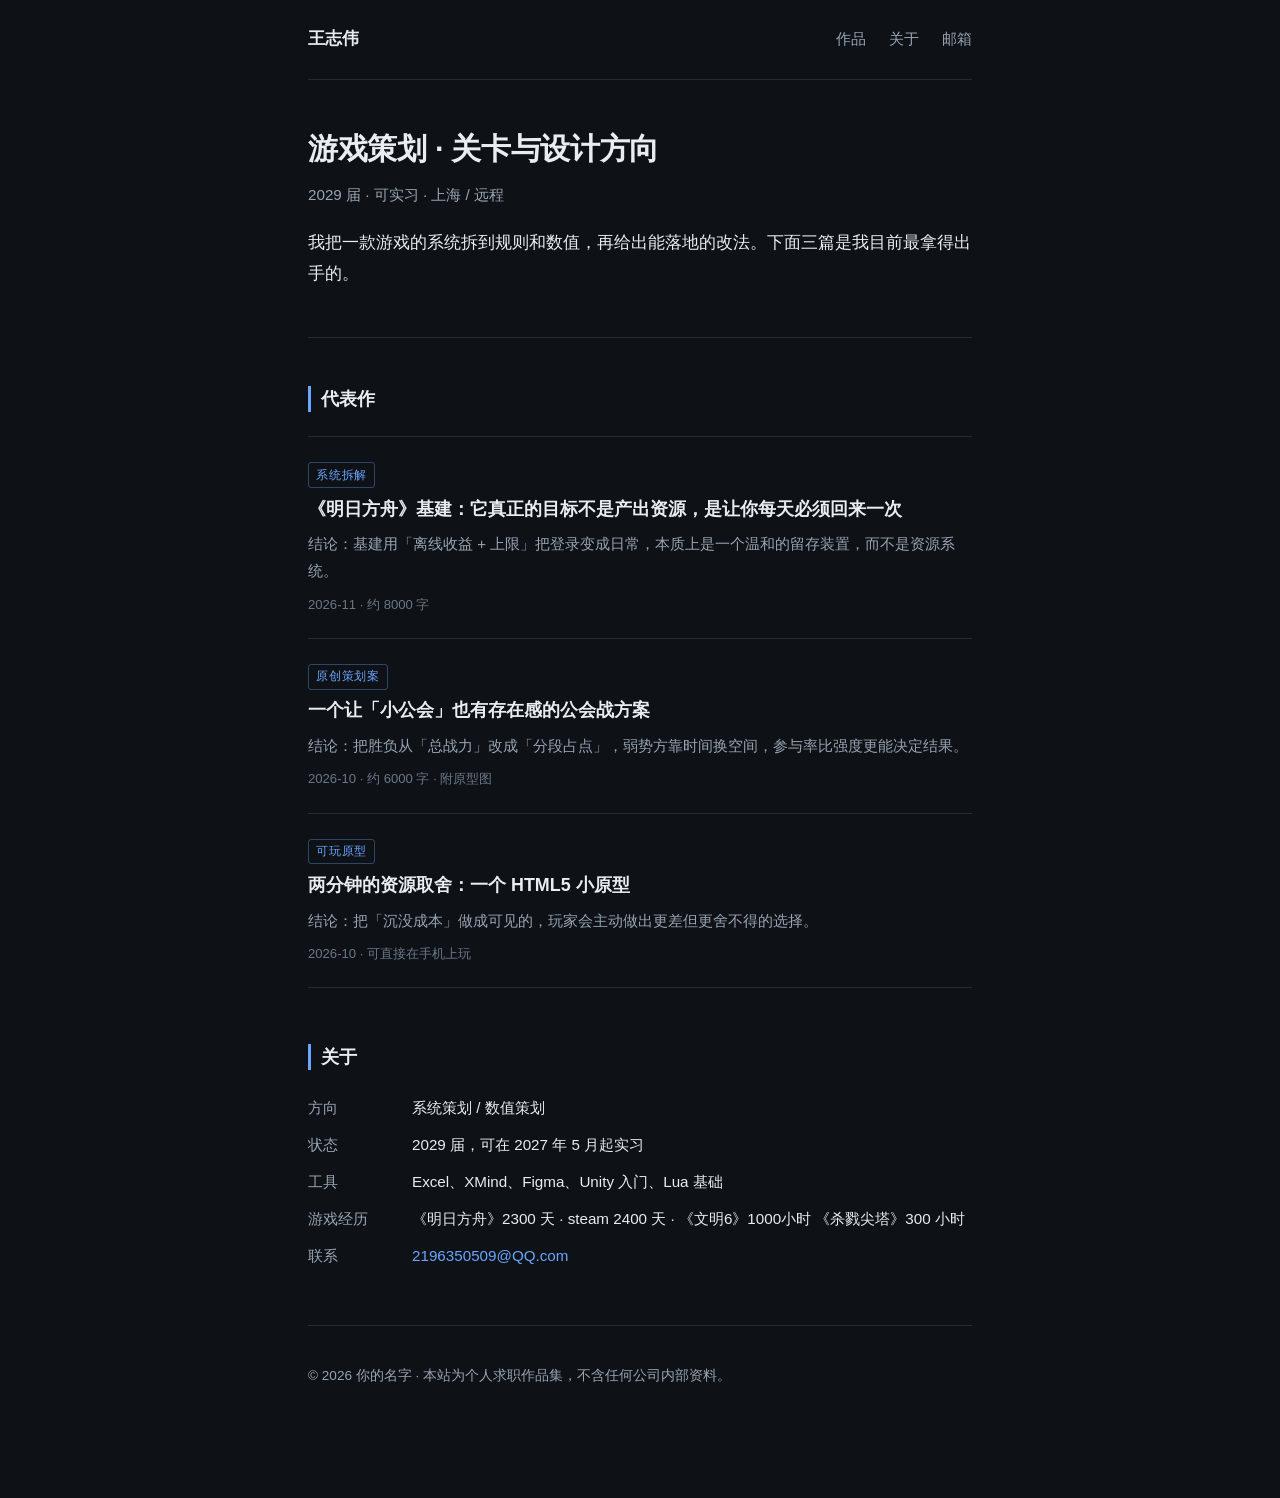
<file: index.html>
<!doctype html>
<html lang="zh-CN">
<head>
<meta charset="utf-8">
<meta name="viewport" content="width=device-width,initial-scale=1">
<title>王志伟｜游戏策划拆解案与作品集</title>
<meta name="description" content="游戏策划求职作品集：系统拆解、原创策划案、可玩原型。">
<meta property="og:title" content="王志伟｜游戏策划拆解案与作品集">
<meta property="og:description" content="系统拆解 · 原创策划案 · 可玩原型">
<link rel="stylesheet" href="style.css">
</head>
<body>

<header class="site">
  <a class="logo" href="index.html">王志伟</a>
  <nav>
    <a href="#works">作品</a>
    <a href="#about">关于</a>
    <a href="mailto:you@example.com">邮箱</a>
  </nav>
</header>

<main>

  <div class="hero">
    <h1>游戏策划 · 关卡与设计方向</h1>
    <p class="lede">2029 届 · 可实习 · 上海 / 远程</p>
    <p>我把一款游戏的系统拆到规则和数值，再给出能落地的改法。下面三篇是我目前最拿得出手的。</p>
  </div>

  <section id="works">
    <h2>代表作</h2>

    <a class="card" href="work-1.html">
      <span class="tag">系统拆解</span>
      <h3>《明日方舟》基建：它真正的目标不是产出资源，是让你每天必须回来一次</h3>
      <p>结论：基建用「离线收益 + 上限」把登录变成日常，本质上是一个温和的留存装置，而不是资源系统。</p>
      <p class="meta">2026-11 · 约 8000 字</p>
    </a>

    <a class="card" href="work-2.html">
      <span class="tag">原创策划案</span>
      <h3>一个让「小公会」也有存在感的公会战方案</h3>
      <p>结论：把胜负从「总战力」改成「分段占点」，弱势方靠时间换空间，参与率比强度更能决定结果。</p>
      <p class="meta">2026-10 · 约 6000 字 · 附原型图</p>
    </a>

    <a class="card" href="work-3.html">
      <span class="tag">可玩原型</span>
      <h3>两分钟的资源取舍：一个 HTML5 小原型</h3>
      <p>结论：把「沉没成本」做成可见的，玩家会主动做出更差但更舍不得的选择。</p>
      <p class="meta">2026-10 · 可直接在手机上玩</p>
    </a>
  </section>

  <section id="about" class="about">
    <h2>关于</h2>
    <dl>
      <dt>方向</dt><dd>系统策划 / 数值策划</dd>
      <dt>状态</dt><dd>2029 届，可在 2027 年 5 月起实习</dd>
      <dt>工具</dt><dd>Excel、XMind、Figma、Unity 入门、Lua 基础</dd>
      <dt>游戏经历</dt><dd>《明日方舟》2300 天 · steam 2400 天 · 《文明6》1000小时 《杀戮尖塔》300 小时</dd>
      <dt>联系</dt><dd><a href="2196350509@QQ.com">2196350509@QQ.com</a></dd>
    </dl>
  </section>

</main>

<footer>
  <p>© 2026 你的名字 · 本站为个人求职作品集，不含任何公司内部资料。</p>
</footer>

</body>
</html>
</file>
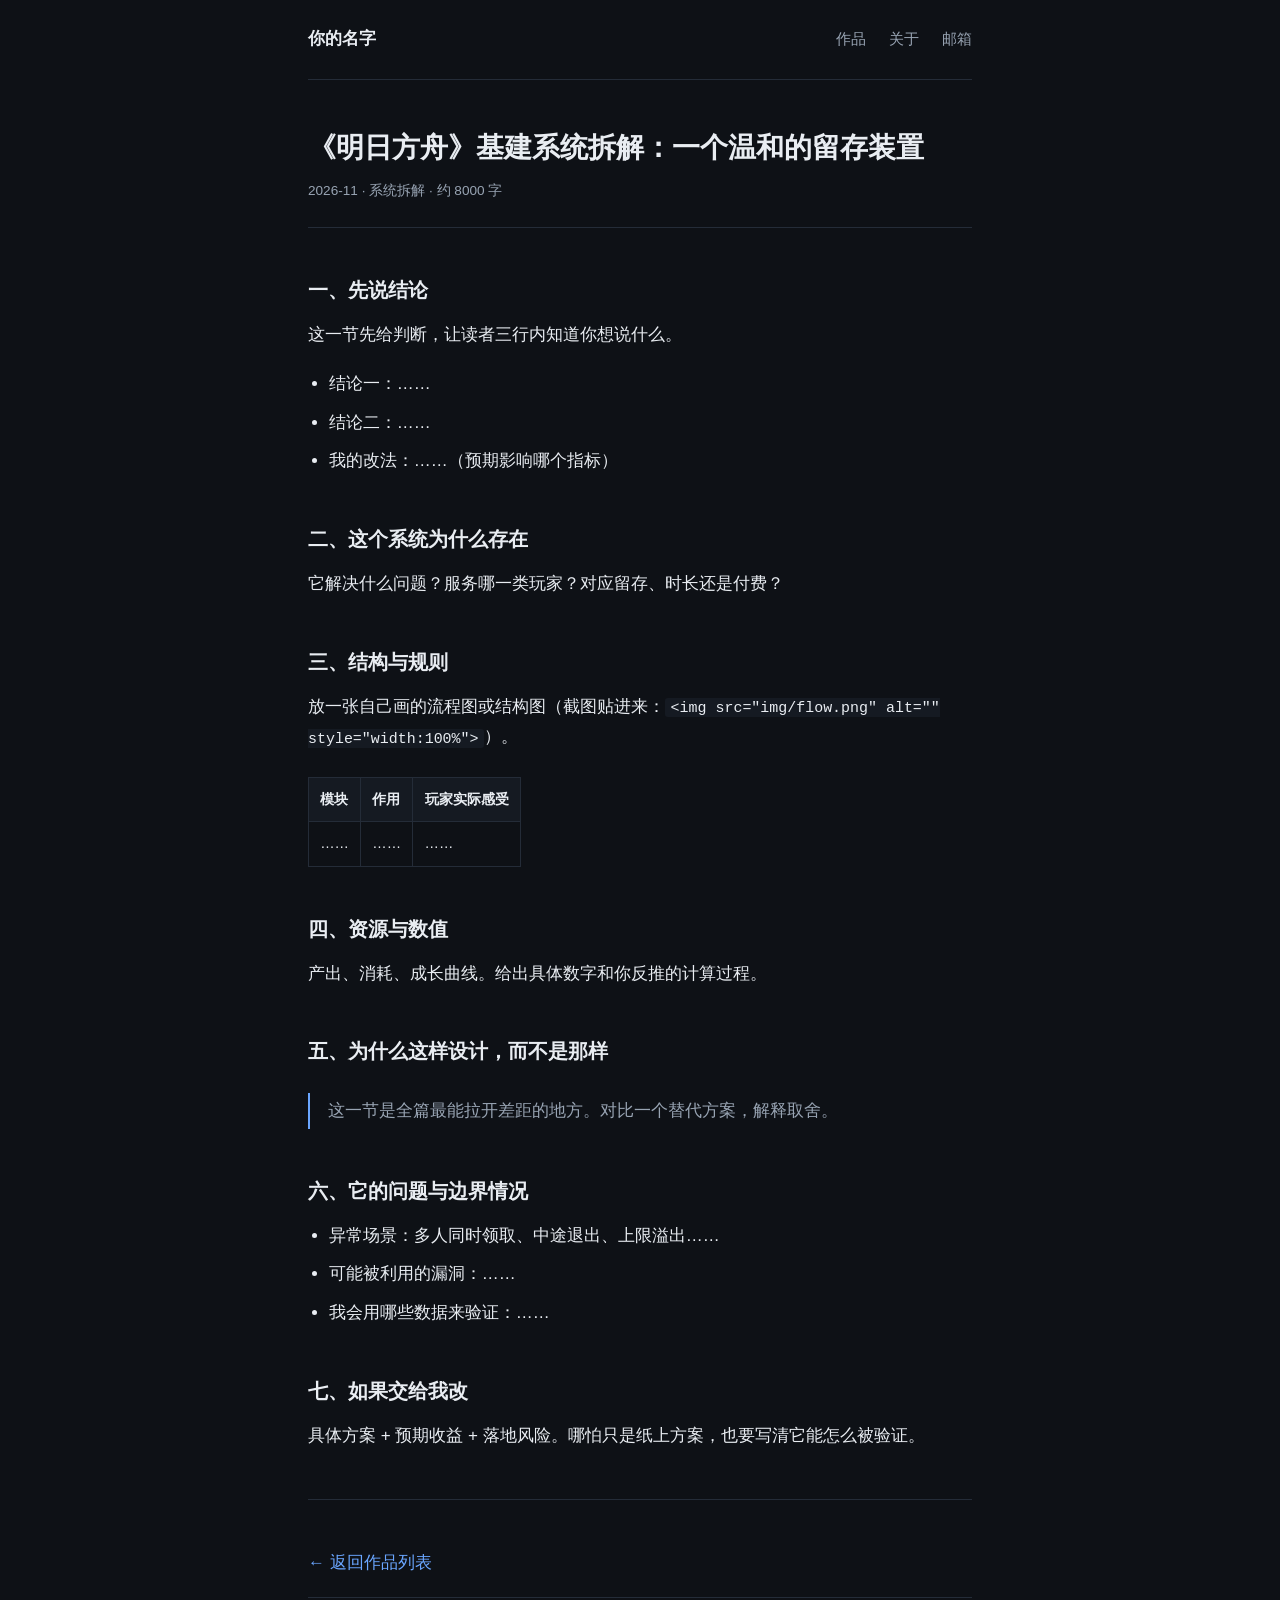
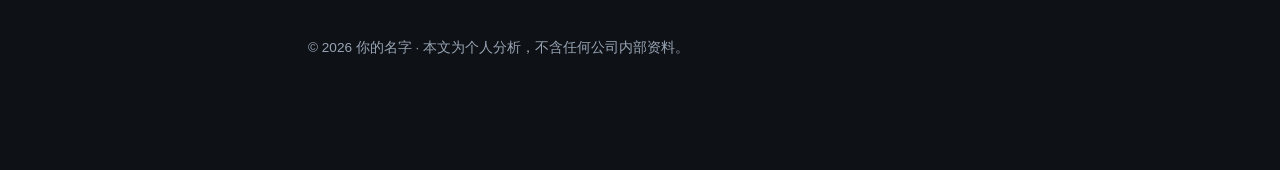
<file: work-1.html>
<!doctype html>
<html lang="zh-CN">
<head>
<meta charset="utf-8">
<meta name="viewport" content="width=device-width,initial-scale=1">
<title>文章标题｜你的名字</title>
<meta name="description" content="一句话写清这篇的结论。">
<link rel="stylesheet" href="style.css">
</head>
<body>

<header class="site">
  <a class="logo" href="index.html">你的名字</a>
  <nav>
    <a href="index.html#works">作品</a>
    <a href="index.html#about">关于</a>
    <a href="mailto:you@example.com">邮箱</a>
  </nav>
</header>

<main class="article">

  <h1>《明日方舟》基建系统拆解：一个温和的留存装置</h1>
  <p class="meta">2026-11 · 系统拆解 · 约 8000 字</p>

  <h2>一、先说结论</h2>
  <p>这一节先给判断，让读者三行内知道你想说什么。</p>
  <ul>
    <li>结论一：……</li>
    <li>结论二：……</li>
    <li>我的改法：……（预期影响哪个指标）</li>
  </ul>

  <h2>二、这个系统为什么存在</h2>
  <p>它解决什么问题？服务哪一类玩家？对应留存、时长还是付费？</p>

  <h2>三、结构与规则</h2>
  <p>放一张自己画的流程图或结构图（截图贴进来：<code>&lt;img src="img/flow.png" alt="" style="width:100%"&gt;</code>）。</p>
  <table>
    <thead><tr><th>模块</th><th>作用</th><th>玩家实际感受</th></tr></thead>
    <tbody>
      <tr><td>……</td><td>……</td><td>……</td></tr>
    </tbody>
  </table>

  <h2>四、资源与数值</h2>
  <p>产出、消耗、成长曲线。给出具体数字和你反推的计算过程。</p>

  <h2>五、为什么这样设计，而不是那样</h2>
  <blockquote><p>这一节是全篇最能拉开差距的地方。对比一个替代方案，解释取舍。</p></blockquote>

  <h2>六、它的问题与边界情况</h2>
  <ul>
    <li>异常场景：多人同时领取、中途退出、上限溢出……</li>
    <li>可能被利用的漏洞：……</li>
    <li>我会用哪些数据来验证：……</li>
  </ul>

  <h2>七、如果交给我改</h2>
  <p>具体方案 + 预期收益 + 落地风险。哪怕只是纸上方案，也要写清它能怎么被验证。</p>

  <hr>
  <p><a href="index.html">← 返回作品列表</a></p>

</main>

<footer>
  <p>© 2026 你的名字 · 本文为个人分析，不含任何公司内部资料。</p>
</footer>

</body>
</html>
</file>
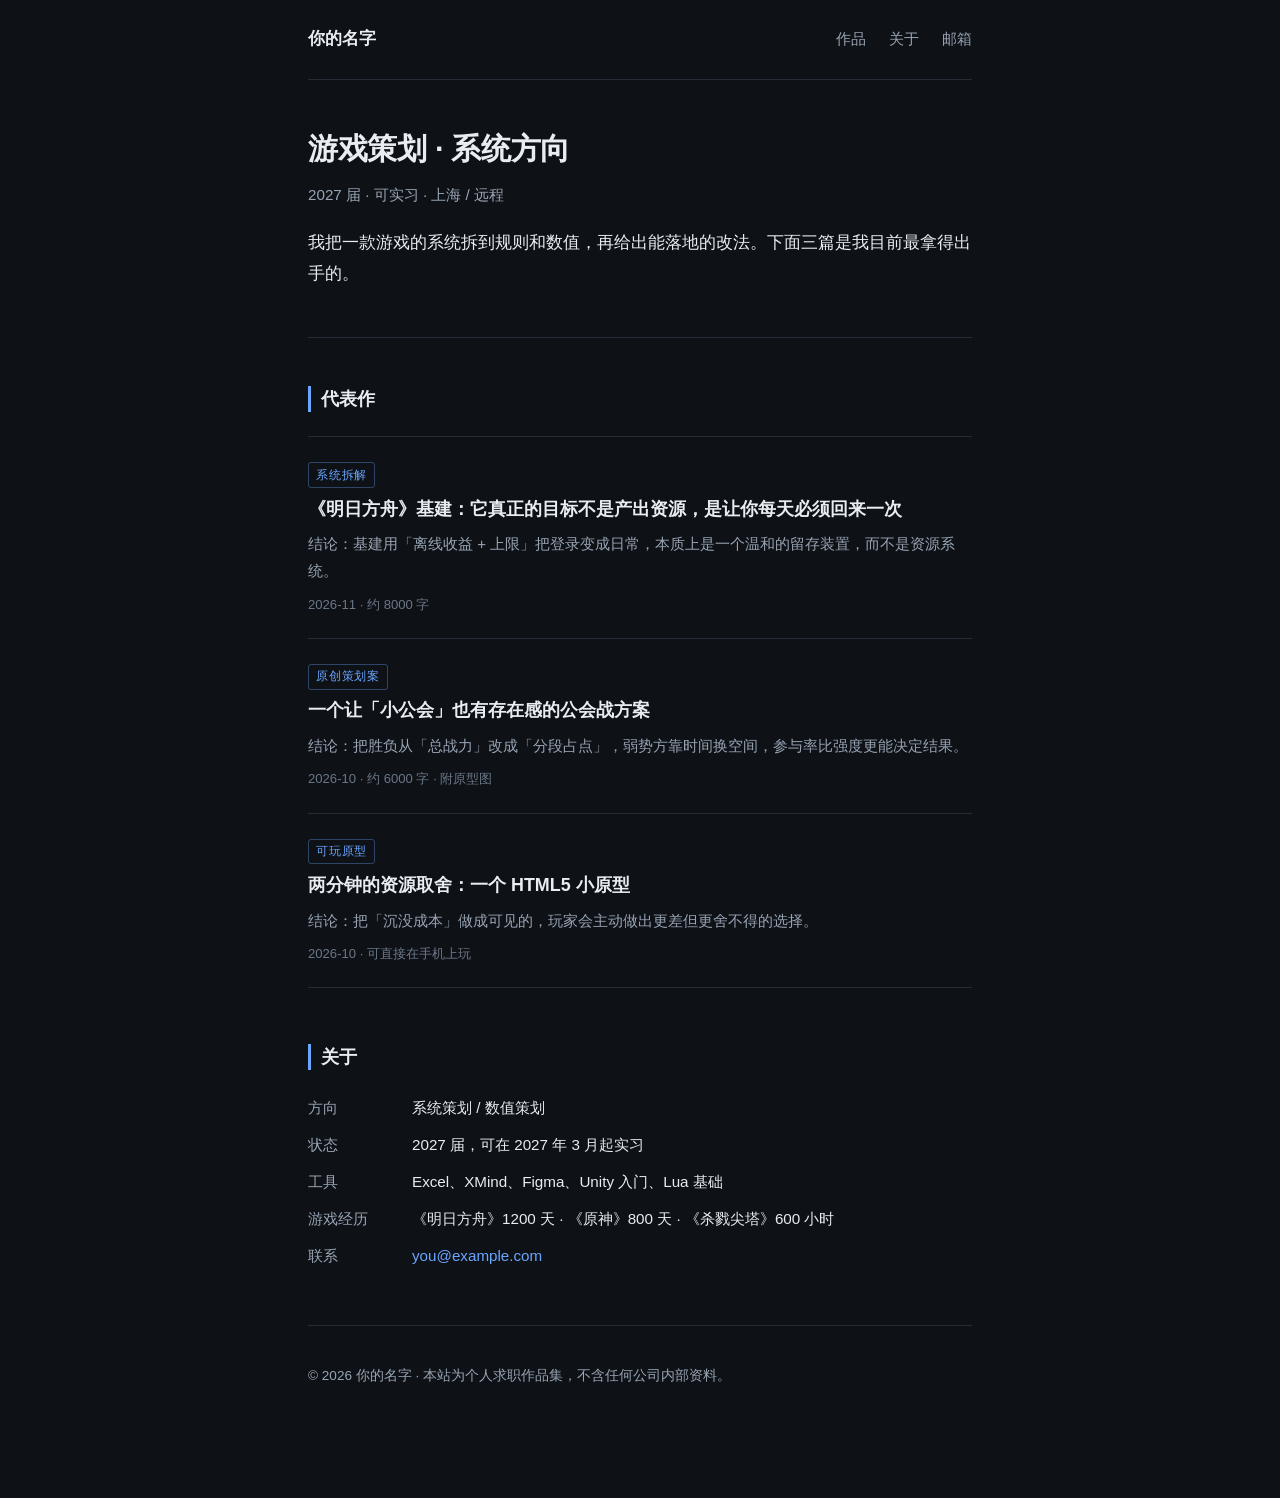
<file: 你的名字游戏策划作品集.html>
<!doctype html>
<html lang="zh-CN">
<head>
<meta charset="utf-8">
<meta name="viewport" content="width=device-width,initial-scale=1">
<title>你的名字｜游戏策划作品集</title>
<meta name="description" content="游戏策划求职作品集：系统拆解、原创策划案、可玩原型。">
<meta property="og:title" content="你的名字｜游戏策划作品集">
<meta property="og:description" content="系统拆解 · 原创策划案 · 可玩原型">
<link rel="stylesheet" href="style.css">
</head>
<body>

<header class="site">
  <a class="logo" href="index.html">你的名字</a>
  <nav>
    <a href="#works">作品</a>
    <a href="#about">关于</a>
    <a href="mailto:you@example.com">邮箱</a>
  </nav>
</header>

<main>

  <div class="hero">
    <h1>游戏策划 · 系统方向</h1>
    <p class="lede">2027 届 · 可实习 · 上海 / 远程</p>
    <p>我把一款游戏的系统拆到规则和数值，再给出能落地的改法。下面三篇是我目前最拿得出手的。</p>
  </div>

  <section id="works">
    <h2>代表作</h2>

    <a class="card" href="work-1.html">
      <span class="tag">系统拆解</span>
      <h3>《明日方舟》基建：它真正的目标不是产出资源，是让你每天必须回来一次</h3>
      <p>结论：基建用「离线收益 + 上限」把登录变成日常，本质上是一个温和的留存装置，而不是资源系统。</p>
      <p class="meta">2026-11 · 约 8000 字</p>
    </a>

    <a class="card" href="work-2.html">
      <span class="tag">原创策划案</span>
      <h3>一个让「小公会」也有存在感的公会战方案</h3>
      <p>结论：把胜负从「总战力」改成「分段占点」，弱势方靠时间换空间，参与率比强度更能决定结果。</p>
      <p class="meta">2026-10 · 约 6000 字 · 附原型图</p>
    </a>

    <a class="card" href="work-3.html">
      <span class="tag">可玩原型</span>
      <h3>两分钟的资源取舍：一个 HTML5 小原型</h3>
      <p>结论：把「沉没成本」做成可见的，玩家会主动做出更差但更舍不得的选择。</p>
      <p class="meta">2026-10 · 可直接在手机上玩</p>
    </a>
  </section>

  <section id="about" class="about">
    <h2>关于</h2>
    <dl>
      <dt>方向</dt><dd>系统策划 / 数值策划</dd>
      <dt>状态</dt><dd>2027 届，可在 2027 年 3 月起实习</dd>
      <dt>工具</dt><dd>Excel、XMind、Figma、Unity 入门、Lua 基础</dd>
      <dt>游戏经历</dt><dd>《明日方舟》1200 天 · 《原神》800 天 · 《杀戮尖塔》600 小时</dd>
      <dt>联系</dt><dd><a href="mailto:you@example.com">you@example.com</a></dd>
    </dl>
  </section>

</main>

<footer>
  <p>© 2026 你的名字 · 本站为个人求职作品集，不含任何公司内部资料。</p>
</footer>

</body>
</html>
</file>
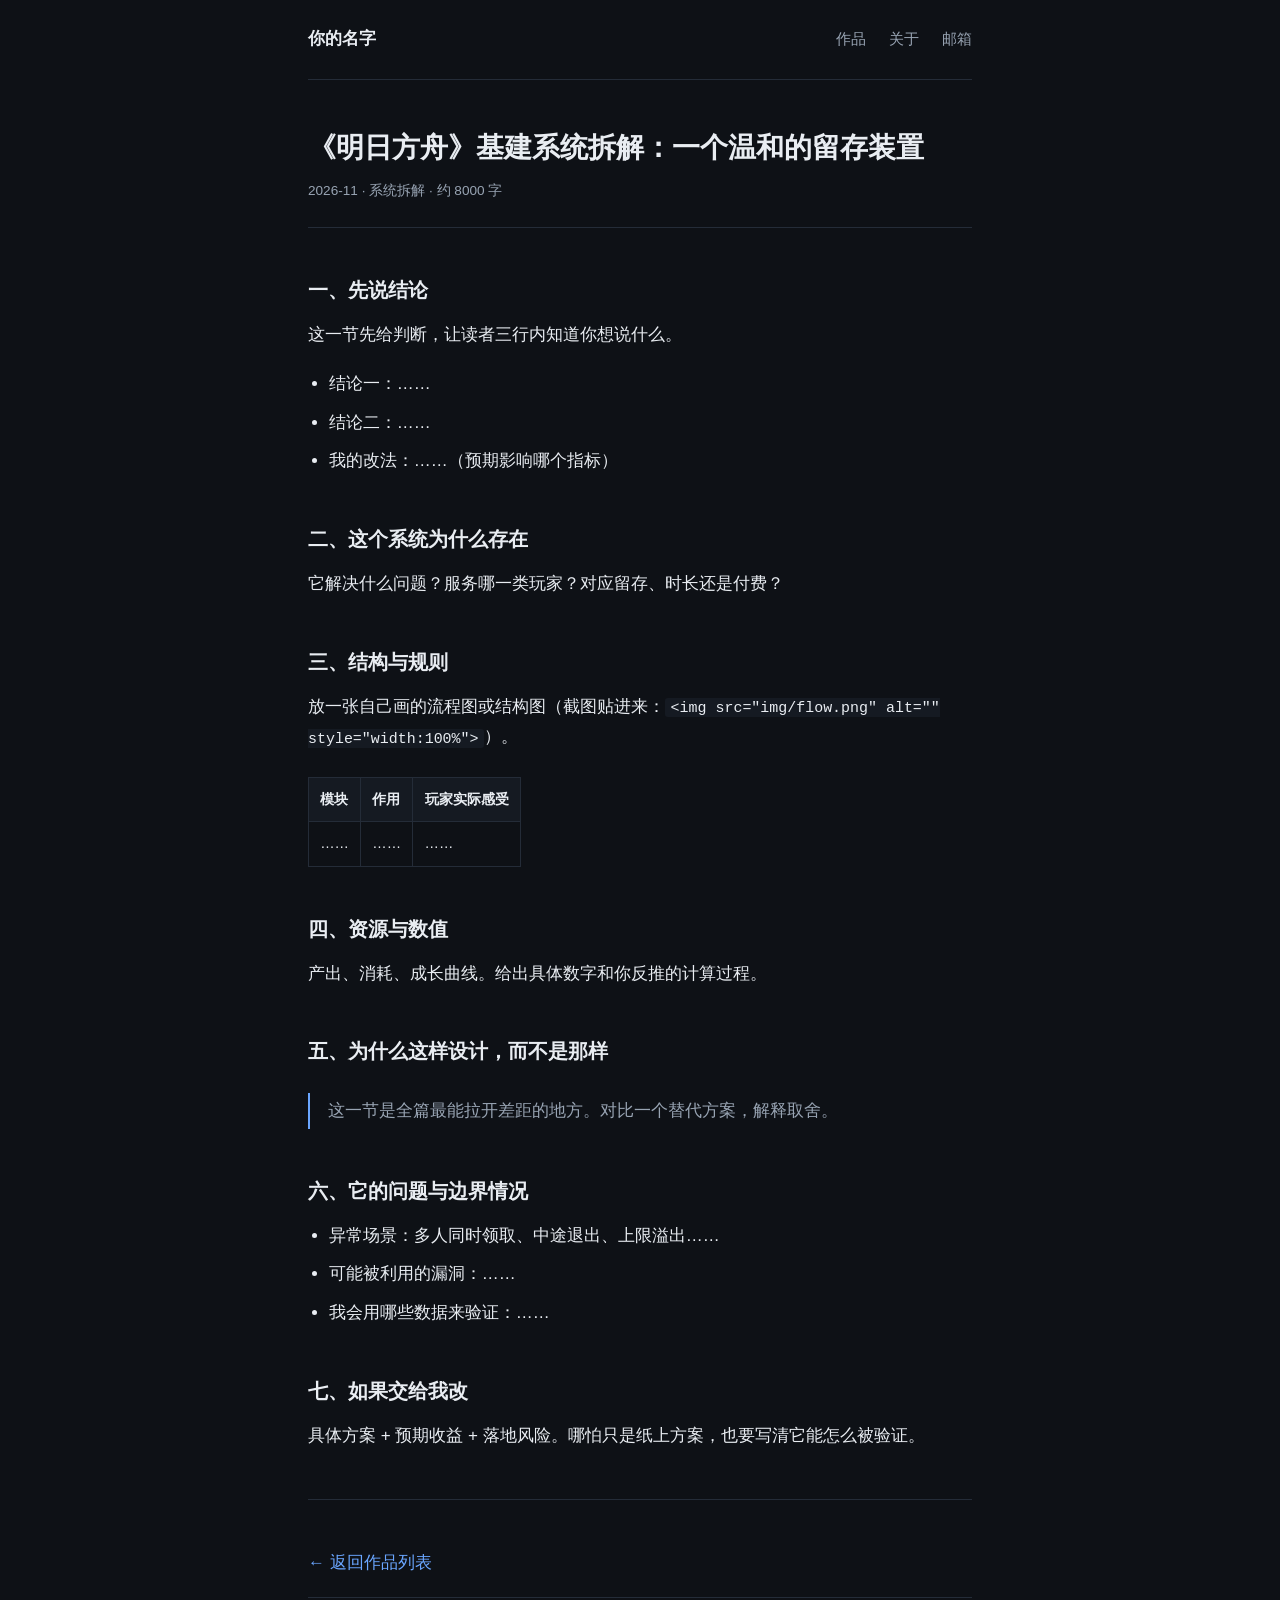
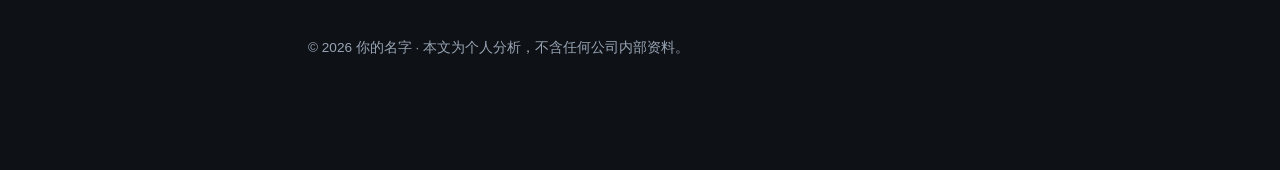
<file: 文章标题你的名字.html>
<!doctype html>
<html lang="zh-CN">
<head>
<meta charset="utf-8">
<meta name="viewport" content="width=device-width,initial-scale=1">
<title>文章标题｜你的名字</title>
<meta name="description" content="一句话写清这篇的结论。">
<link rel="stylesheet" href="style.css">
</head>
<body>

<header class="site">
  <a class="logo" href="index.html">你的名字</a>
  <nav>
    <a href="index.html#works">作品</a>
    <a href="index.html#about">关于</a>
    <a href="mailto:you@example.com">邮箱</a>
  </nav>
</header>

<main class="article">

  <h1>《明日方舟》基建系统拆解：一个温和的留存装置</h1>
  <p class="meta">2026-11 · 系统拆解 · 约 8000 字</p>

  <h2>一、先说结论</h2>
  <p>这一节先给判断，让读者三行内知道你想说什么。</p>
  <ul>
    <li>结论一：……</li>
    <li>结论二：……</li>
    <li>我的改法：……（预期影响哪个指标）</li>
  </ul>

  <h2>二、这个系统为什么存在</h2>
  <p>它解决什么问题？服务哪一类玩家？对应留存、时长还是付费？</p>

  <h2>三、结构与规则</h2>
  <p>放一张自己画的流程图或结构图（截图贴进来：<code>&lt;img src="img/flow.png" alt="" style="width:100%"&gt;</code>）。</p>
  <table>
    <thead><tr><th>模块</th><th>作用</th><th>玩家实际感受</th></tr></thead>
    <tbody>
      <tr><td>……</td><td>……</td><td>……</td></tr>
    </tbody>
  </table>

  <h2>四、资源与数值</h2>
  <p>产出、消耗、成长曲线。给出具体数字和你反推的计算过程。</p>

  <h2>五、为什么这样设计，而不是那样</h2>
  <blockquote><p>这一节是全篇最能拉开差距的地方。对比一个替代方案，解释取舍。</p></blockquote>

  <h2>六、它的问题与边界情况</h2>
  <ul>
    <li>异常场景：多人同时领取、中途退出、上限溢出……</li>
    <li>可能被利用的漏洞：……</li>
    <li>我会用哪些数据来验证：……</li>
  </ul>

  <h2>七、如果交给我改</h2>
  <p>具体方案 + 预期收益 + 落地风险。哪怕只是纸上方案，也要写清它能怎么被验证。</p>

  <hr>
  <p><a href="index.html">← 返回作品列表</a></p>

</main>

<footer>
  <p>© 2026 你的名字 · 本文为个人分析，不含任何公司内部资料。</p>
</footer>

</body>
</html>
</file>
<file: style.css>
:root{
  --bg:#0e1116; --bg-soft:#151a22; --line:#242c38;
  --fg:#e9edf2; --fg-dim:#98a4b3; --accent:#6aa6ff;
  --max:44rem;
}
*{box-sizing:border-box}
html{-webkit-text-size-adjust:100%}
body{
  margin:0 auto; max-width:var(--max); padding:0 1.25rem 6rem;
  background:var(--bg); color:var(--fg);
  font:17px/1.8 -apple-system,BlinkMacSystemFont,"PingFang SC","Hiragino Sans GB","Microsoft YaHei",sans-serif;
  -webkit-font-smoothing:antialiased;
}
a{color:var(--accent);text-decoration:none}
a:hover{text-decoration:underline}

/* 顶部 */
.site{display:flex;justify-content:space-between;align-items:center;padding:1.5rem 0;border-bottom:1px solid var(--line);margin-bottom:3rem;flex-wrap:wrap;gap:.5rem}
.logo{color:var(--fg);font-weight:700;font-size:1.05rem}
.site nav a{color:var(--fg-dim);margin-left:1.15rem;font-size:.92rem}
.site nav a:hover{color:var(--fg);text-decoration:none}

/* 首屏 */
.hero{padding-bottom:3rem;border-bottom:1px solid var(--line);margin-bottom:3rem}
.hero h1{font-size:1.9rem;line-height:1.35;margin:0 0 .75rem;letter-spacing:-.01em}
.hero .lede{color:var(--fg-dim);margin:0 0 1.25rem;font-size:.95rem}
.hero p{margin:0;color:var(--fg)}

/* 区块标题 */
h2{font-size:1.15rem;margin:0 0 1.5rem;padding-left:.6rem;border-left:3px solid var(--accent);line-height:1.4}

/* 作品卡片 */
.card{display:block;padding:1.35rem 0;border-top:1px solid var(--line);color:inherit}
.card:last-of-type{border-bottom:1px solid var(--line)}
.card:hover{text-decoration:none}
.card:hover h3{color:var(--accent)}
.card h3{margin:.4rem 0 .5rem;font-size:1.12rem;line-height:1.5;transition:color .15s}
.card p{margin:0 0 .5rem;color:var(--fg-dim);font-size:.94rem}
.card .meta{margin:0;font-size:.82rem;color:#6b7787;font-variant-numeric:tabular-nums}
.tag{display:inline-block;font-size:.72rem;letter-spacing:.06em;color:var(--accent);border:1px solid rgba(106,166,255,.35);border-radius:3px;padding:.1rem .45rem}

/* 章节 */
section{margin-bottom:3.5rem}

/* 关于 */
.about dl{display:grid;grid-template-columns:5.5rem 1fr;gap:.6rem 1rem;margin:0;font-size:.95rem}
.about dt{color:var(--fg-dim)}
.about dd{margin:0}

/* 正文 */
.article h1{font-size:1.75rem;line-height:1.4;margin:0 0 .75rem}
.article .meta{color:var(--fg-dim);font-size:.85rem;margin:0 0 2.5rem;padding-bottom:1.5rem;border-bottom:1px solid var(--line);font-variant-numeric:tabular-nums}
.article h2{font-size:1.25rem;margin:3rem 0 1rem;border-left:none;padding-left:0}
.article h3{font-size:1.02rem;margin:2rem 0 .75rem;color:var(--fg)}
.article p{margin:0 0 1.15rem}
.article ul,.article ol{padding-left:1.3rem;margin:0 0 1.15rem}
.article li{margin-bottom:.5rem}
.article blockquote{margin:1.75rem 0;padding:.15rem 0 .15rem 1.15rem;border-left:2px solid var(--accent);color:var(--fg-dim)}
.article blockquote p:last-child{margin-bottom:0}
.article table{width:100%;border-collapse:collapse;margin:1.5rem 0;font-size:.9rem;display:block;overflow-x:auto}
.article th,.article td{border:1px solid var(--line);padding:.55rem .7rem;text-align:left;vertical-align:top}
.article th{background:var(--bg-soft);font-weight:600}
.article code{background:var(--bg-soft);padding:.1rem .35rem;border-radius:3px;font-size:.88em}
.article hr{border:0;border-top:1px solid var(--line);margin:3rem 0}

/* 页脚 */
footer{border-top:1px solid var(--line);padding-top:1.5rem;color:var(--fg-dim);font-size:.85rem}
footer a{color:var(--fg-dim)}
footer a:hover{color:var(--fg)}

/* 手机 */
@media (max-width:520px){
  body{font-size:16px;padding-bottom:4rem}
  .hero h1{font-size:1.55rem}
  .about dl{grid-template-columns:1fr;gap:.15rem}
  .about dt{margin-top:.6rem}
}
</file>
